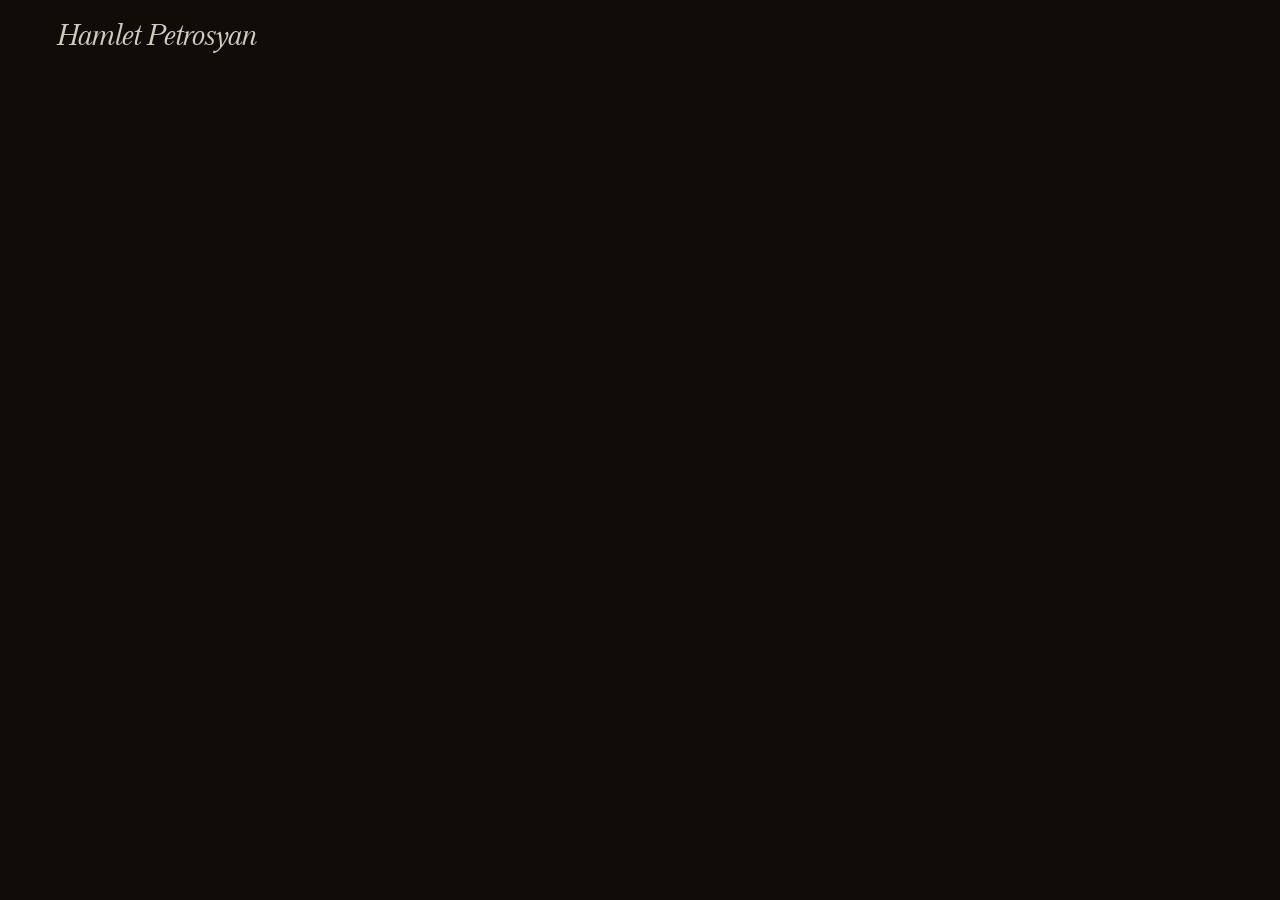
<file: index.html>
<!doctype html>
<html lang="en">
  <head>
    <meta charset="utf-8">
    <meta name="viewport" content="width=device-width, initial-scale=1">
    <meta http-equiv="refresh" content="0; url=./en/index.html">
    <title>Hamlet Petrosyan</title>
  </head>
  <body>
    <p><a href="./en/index.html">English</a> · <a href="./hy/index.html" lang="hy">հայ</a></p>
  </body>
</html>
</file>
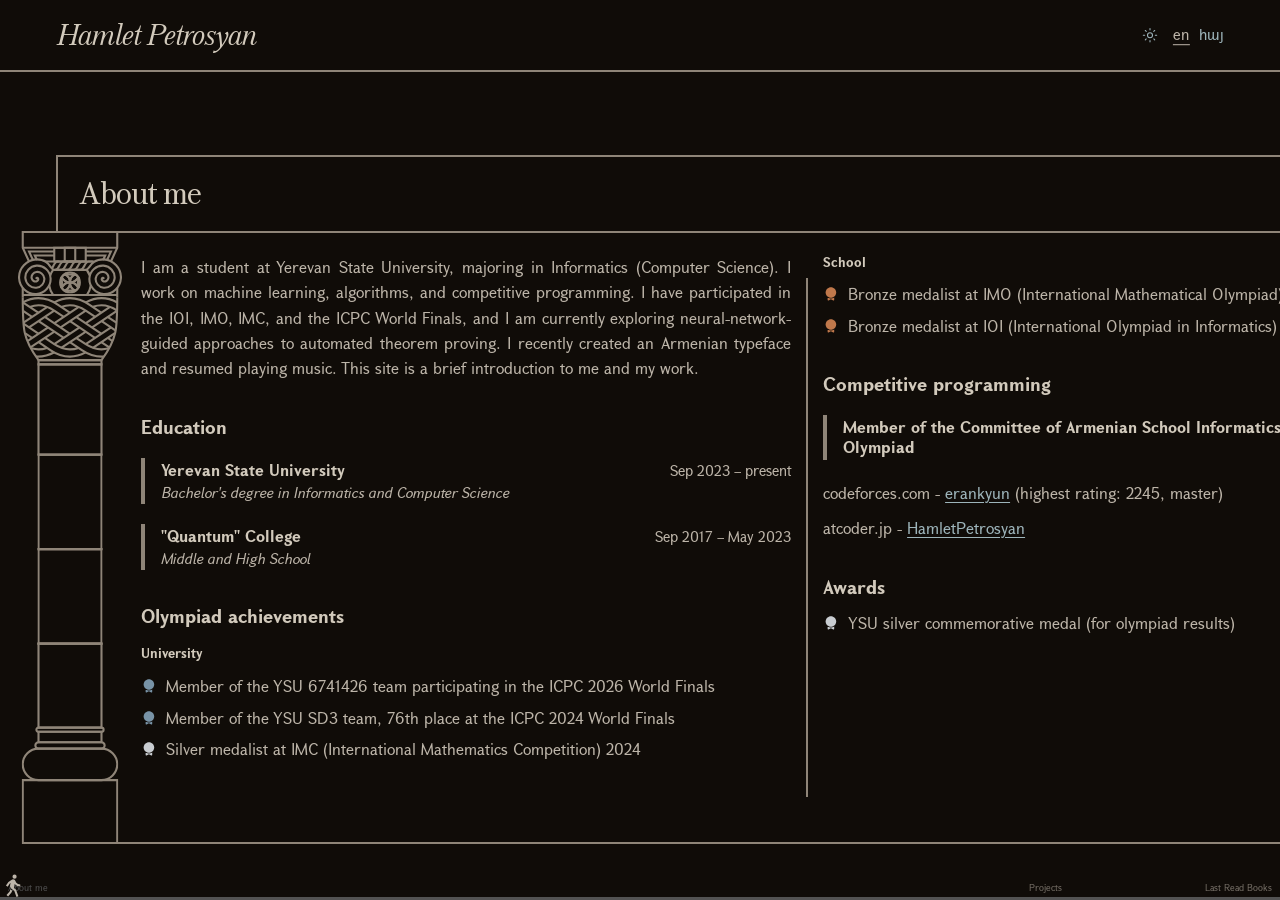
<file: en/index.html>
<!doctype html>
<html lang="en">
  <head>
    <meta charset="utf-8">
    <meta name="viewport" content="width=device-width, initial-scale=1">
    <meta name="theme-color" content="#100C08">
    <meta
      name="description"
      content="The personal website of Hamlet Petrosyan."
    >
    <title>Hamlet Petrosyan</title>
    <style>
      /* Critical boot styles: avoid a flash of unstyled content while the
         stylesheet loads. The page is hidden until the stylesheet applies,
         and the content is already transparent so it cannot fade out first. */
      html {
        background-color: #100C08;
      }

      html[data-theme="light"] {
        background-color: #F4EFE6;
      }

      html.is-booting body {
        visibility: hidden;
      }

      html.is-page-loading .masthead__tools,
      html.is-page-loading .page-shell,
      html.is-page-loading .scroll-progress {
        opacity: 0;
      }

      html.is-page-loading .masthead {
        border-bottom-color: transparent;
      }
    </style>
    <script>
      (() => {
        const root = document.documentElement;
        let theme = "dark";
        try {
          if (localStorage.getItem("theme") === "light") theme = "light";
        } catch {
          // Storage can be unavailable in private or restricted contexts.
        }
        root.dataset.theme = theme;
        document
          .querySelector('meta[name="theme-color"]')
          ?.setAttribute("content", theme === "light" ? "#F4EFE6" : "#100C08");

        // Keep the name visible while the rest of the page is hidden.
        // Reveal only after the page has fully loaded and the layout has
        // settled (fonts, pillars, and section labels), so nothing shifts
        // while the fade runs.
        root.classList.add("is-page-loading", "is-booting", "has-js");
        const loadingStartedAt = performance.now();
        // Keep the loading state visible long enough to be perceived even on
        // fast, fully-cached mobile loads that finish before the first paint.
        const minimumHiddenTime = 550;
        const settleTime = 150;
        let pageLoaded = document.readyState === "complete";
        let layoutReady = false;
        let revealed = false;

        const revealPage = () => {
          if (revealed) return;
          revealed = true;
          // Let the final layout paint before starting the opacity fade.
          requestAnimationFrame(() => {
            requestAnimationFrame(() => {
              const elapsed = performance.now() - loadingStartedAt;
              const wait = Math.max(settleTime, minimumHiddenTime - elapsed);
              window.setTimeout(() => root.classList.remove("is-page-loading"), wait);
            });
          });
        };

        const maybeReveal = () => {
          if (pageLoaded && layoutReady) revealPage();
        };

        if (pageLoaded) maybeReveal();
        else {
          window.addEventListener(
            "load",
            () => {
              pageLoaded = true;
              maybeReveal();
            },
            { once: true },
          );
        }

        window.addEventListener(
          "page-ready",
          () => {
            layoutReady = true;
            maybeReveal();
          },
          { once: true },
        );

        // Failsafe: never leave the page hidden if initialization stalls.
        window.setTimeout(() => {
          pageLoaded = true;
          layoutReady = true;
          revealPage();
        }, 5000);
      })();
    </script>
    <link
      id="site-styles"
      rel="stylesheet"
      href="../styles.css?v=b91d66da3b"
    >
    <script>
      (() => {
        const root = document.documentElement;
        const stylesheet = document.getElementById("site-styles");
        let nameRevealed = false;

        const revealName = () => {
          if (nameRevealed) return;
          nameRevealed = true;
          root.classList.add("is-name-ready");
        };

        const loadNameFont = () => {
          let loading;
          try {
            loading = document.fonts?.load('italic 400 1em "GHEA Mariam"');
          } catch {
            loading = null;
          }

          if (!loading) {
            revealName();
            return;
          }

          loading.then(revealName, revealName);
          // Never leave the name hidden if the font request stalls.
          window.setTimeout(revealName, 5000);
        };

        const onStylesReady = () => {
          root.classList.remove("is-booting");
          loadNameFont();
        };

        const onStylesError = () => {
          root.classList.remove("is-booting", "is-page-loading");
          revealName();
        };

        if (stylesheet.sheet) {
          onStylesReady();
        } else {
          stylesheet.addEventListener("load", onStylesReady, { once: true });
          stylesheet.addEventListener("error", onStylesError, { once: true });
        }
      })();
    </script>
  </head>
  <body>
    <header class="masthead">
      <h1 class="masthead__name">Hamlet Petrosyan</h1>
      <div class="masthead__tools">
        <button
          class="theme-toggle"
          type="button"
          data-theme-toggle
          aria-label="Switch to light mode"
          aria-pressed="false"
        >
          <svg class="theme-toggle__sun" viewBox="0 0 24 24" aria-hidden="true" focusable="false">
            <circle cx="12" cy="12" r="3.75"></circle>
            <path d="M12 2v2M12 20v2M4.93 4.93l1.41 1.41M17.66 17.66l1.41 1.41M2 12h2M20 12h2M4.93 19.07l1.41-1.41M17.66 6.34l1.41-1.41"></path>
          </svg>
          <svg class="theme-toggle__moon" viewBox="0 0 24 24" aria-hidden="true" focusable="false">
            <path d="M20 15.5A8.5 8.5 0 0 1 8.5 4a8.5 8.5 0 1 0 11.5 11.5Z"></path>
          </svg>
        </button>
        <nav class="language-switcher" aria-label="Language">
          <a class="language-switcher__option" href="./" lang="en" aria-current="page">en</a>
          <a class="language-switcher__option" href="../hy/" lang="hy" aria-current="false">հայ</a>
        </nav>
      </div>
    </header>

    <main class="page-shell" id="page-scroll" tabindex="0" aria-label="Page sections">
      <div class="page-grid">
        <section class="panel panel--about" aria-labelledby="about-heading">
          <header class="panel__heading">
            <h2 id="about-heading" tabindex="-1">About me</h2>
          </header>
          <div class="panel__body" data-pillar-body>
            <span class="panel__pillar" aria-hidden="true"></span>
            <div class="panel__copy"><p>I am a student at Yerevan State University, majoring in Informatics (Computer Science). I work on machine learning, algorithms, and competitive programming. I have participated in the IOI, IMO, IMC, and the ICPC World Finals, and I am currently exploring neural-network-guided approaches to automated theorem proving. I recently created an Armenian typeface and resumed playing music. This site is a brief introduction to me and my work.</p>
<div class="heading-group"><h3 id="education">Education</h3>
<article class="entry">
  <div class="entry__main">
    <h3 class="entry__title">Yerevan State University</h3>
    <div class="entry__subtitle">Bachelor&#39;s degree in Informatics and Computer Science</div>
  </div>
  <div class="entry__period">Sep 2023 – present</div>
</article></div>
<article class="entry">
  <div class="entry__main">
    <h3 class="entry__title">&quot;Quantum&quot; College</h3>
    <div class="entry__subtitle">Middle and High School</div>
  </div>
  <div class="entry__period">Sep 2017 – May 2023</div>
</article>
<div class="heading-group"><h3 id="olympiad-achievements">Olympiad achievements</h3>
<h5 id="university">University</h5>
<ul class="medal-list"><li class="medal-list__item medal-list__item--blue">
  <svg class="medal-list__icon" viewBox="0 0 24 24" aria-hidden="true" focusable="false">
  <path fill="currentColor" d="M12 18c4.41 0 8-3.59 8-8s-3.59-8-8-8s-8 3.59-8 8s3.59 8 8 8"/>
  <path fill="currentColor" d="M7 17.48V21c0 .35.18.67.47.85s.66.2.97.04l3.55-1.78l3.55 1.78a.997.997 0 0 0 1.45-.89v-3.52c-1.43.96-3.15 1.52-5 1.52s-3.57-.56-5-1.52Z"/>
</svg>
  <span>Member of the YSU 6741426 team participating in the ICPC 2026 World Finals</span>
</li>
<li class="medal-list__item medal-list__item--blue">
  <svg class="medal-list__icon" viewBox="0 0 24 24" aria-hidden="true" focusable="false">
  <path fill="currentColor" d="M12 18c4.41 0 8-3.59 8-8s-3.59-8-8-8s-8 3.59-8 8s3.59 8 8 8"/>
  <path fill="currentColor" d="M7 17.48V21c0 .35.18.67.47.85s.66.2.97.04l3.55-1.78l3.55 1.78a.997.997 0 0 0 1.45-.89v-3.52c-1.43.96-3.15 1.52-5 1.52s-3.57-.56-5-1.52Z"/>
</svg>
  <span>Member of the YSU SD3 team, 76th place at the ICPC 2024 World Finals</span>
</li>
<li class="medal-list__item medal-list__item--silver">
  <svg class="medal-list__icon" viewBox="0 0 24 24" aria-hidden="true" focusable="false">
  <path fill="currentColor" d="M12 18c4.41 0 8-3.59 8-8s-3.59-8-8-8s-8 3.59-8 8s3.59 8 8 8"/>
  <path fill="currentColor" d="M7 17.48V21c0 .35.18.67.47.85s.66.2.97.04l3.55-1.78l3.55 1.78a.997.997 0 0 0 1.45-.89v-3.52c-1.43.96-3.15 1.52-5 1.52s-3.57-.56-5-1.52Z"/>
</svg>
  <span>Silver medalist at IMC (International Mathematics Competition) 2024</span>
</li></ul></div>
<div class="heading-group"><h5 id="school">School</h5>
<ul class="medal-list"><li class="medal-list__item medal-list__item--bronze">
  <svg class="medal-list__icon" viewBox="0 0 24 24" aria-hidden="true" focusable="false">
  <path fill="currentColor" d="M12 18c4.41 0 8-3.59 8-8s-3.59-8-8-8s-8 3.59-8 8s3.59 8 8 8"/>
  <path fill="currentColor" d="M7 17.48V21c0 .35.18.67.47.85s.66.2.97.04l3.55-1.78l3.55 1.78a.997.997 0 0 0 1.45-.89v-3.52c-1.43.96-3.15 1.52-5 1.52s-3.57-.56-5-1.52Z"/>
</svg>
  <span>Bronze medalist at IMO (International Mathematical Olympiad) 2024</span>
</li>
<li class="medal-list__item medal-list__item--bronze">
  <svg class="medal-list__icon" viewBox="0 0 24 24" aria-hidden="true" focusable="false">
  <path fill="currentColor" d="M12 18c4.41 0 8-3.59 8-8s-3.59-8-8-8s-8 3.59-8 8s3.59 8 8 8"/>
  <path fill="currentColor" d="M7 17.48V21c0 .35.18.67.47.85s.66.2.97.04l3.55-1.78l3.55 1.78a.997.997 0 0 0 1.45-.89v-3.52c-1.43.96-3.15 1.52-5 1.52s-3.57-.56-5-1.52Z"/>
</svg>
  <span>Bronze medalist at IOI (International Olympiad in Informatics) 2023</span>
</li></ul></div>
<div class="heading-group"><h3 id="competitive-programming">Competitive programming</h3>
<article class="entry">
  <div class="entry__main">
    <h3 class="entry__title">Member of the Committee of Armenian School Informatics Olympiad</h3>
    
  </div>
  <div class="entry__period">Sep 2024 – present</div>
</article></div>
<p>codeforces.com - <a href="https://codeforces.com/profile/erankyun">erankyun</a> (highest rating: 2245, master)</p>
<p>atcoder.jp - <a href="https://atcoder.jp/users/HamletPetrosyan">HamletPetrosyan</a></p>
<div class="heading-group"><h3 id="awards">Awards</h3>
<ul class="medal-list"><li class="medal-list__item medal-list__item--silver">
  <svg class="medal-list__icon" viewBox="0 0 24 24" aria-hidden="true" focusable="false">
  <path fill="currentColor" d="M12 18c4.41 0 8-3.59 8-8s-3.59-8-8-8s-8 3.59-8 8s3.59 8 8 8"/>
  <path fill="currentColor" d="M7 17.48V21c0 .35.18.67.47.85s.66.2.97.04l3.55-1.78l3.55 1.78a.997.997 0 0 0 1.45-.89v-3.52c-1.43.96-3.15 1.52-5 1.52s-3.57-.56-5-1.52Z"/>
</svg>
  <span>YSU silver commemorative medal (for olympiad results)</span>
</li></ul></div></div>
          </div>
        </section>

        <section class="panel panel--projects" aria-labelledby="projects-heading">
          <header class="panel__heading">
            <h2 id="projects-heading" tabindex="-1">Projects</h2>
          </header>
          <div class="panel__body" data-pillar-body>
            <span class="panel__pillar" aria-hidden="true"></span>
            <div class="panel__copy"><div class="heading-group"><h4 id="academic">Academic</h4>
<article class="project-card project-card--static project-card--text-only">
  <span class="project-card__content">
    <span class="project-card__title">Accelerating Automated Theorem-Proving Programs with Neural Guidance</span>
    <span class="project-card__description">Ongoing research</span>
    
  </span></article></div>
<div class="heading-group"><h4 id="personal">Personal</h4>
<a class="project-card project-card--text-only" href="https://erankyun.github.io/Sharqayin/">
  <span class="project-card__content">
    <span class="project-card__title">&quot;Sharqayin&quot; Typeface</span>
    <span class="project-card__description">Armenian letters, numerals, and selected punctuation marks</span>
    <span class="project-card__specimen" style="font-family: &quot;Sharqayin&quot;">Շարքային Աա Բբ Գգ Դդ Եե Զզ Էէ Ըը 0123456789</span>
  </span></a></div>
<a class="project-card project-card--text-only" href="https://hamletpetrosyan.am/">
  <span class="project-card__content">
    <span class="project-card__title">This Website</span>
    <span class="project-card__description">Presenting myself, pillar sketching</span>
    
  </span></a></div>
          </div>
        </section>

        <section class="panel panel--lastread" aria-labelledby="lastread-heading">
          <header class="panel__heading">
            <h2 id="lastread-heading" tabindex="-1">Last Read Books</h2>
          </header>
          <div class="panel__body" data-pillar-body>
            <span class="panel__pillar" aria-hidden="true"></span>
            <div class="panel__copy"><ul class="book-list"><li class="book">
  <span class="book__title">What Happened to Liberal Democracy? Remaking a Politics of Shared Prosperity</span>
  <span class="book__author">Daron Acemoglu</span>
  
</li>
<li class="book">
  <span class="book__title">Improv Wisdom</span>
  <span class="book__author">Patricia Ryan Madson</span>
  
</li>
<li class="book">
  <span class="book__title">We Need To Talk: How to Have Conversations that Matter</span>
  <span class="book__author">Celeste Headlee</span>
  
</li>
<li class="book">
  <span class="book__title">Nexus: A Brief History of Information Networks from the Stone...</span>
  <span class="book__author">Yuval Noah Harari</span>
  
</li>
<li class="book">
  <span class="book__title">Ashes of Our Fathers: Inside the Fall of Nagorno-Karabakh</span>
  <span class="book__author">Gabriel Gavin</span>
  
</li></ul></div>
          </div>
        </section>
      </div>
    </main>

    <div class="scroll-progress" id="scroll-progress">
      <div
        class="scroll-progress__sections"
        id="scroll-progress-sections"
        role="group"
        aria-label="Page sections"
      ></div>
      <span
        class="scroll-progress__track"
        id="scroll-progress-track"
        role="progressbar"
        aria-label="Reading progress"
        aria-valuemin="0"
        aria-valuemax="100"
        aria-valuenow="0"
      >
        <span class="scroll-progress__fill"></span>
      </span>
      <span class="scroll-progress__scrubber" aria-hidden="true"></span>
      <svg class="scroll-progress__walker" viewBox="0 0 24 24" aria-hidden="true" focusable="false">
        <path d="m7.617 8.712 3.205-2.328A2 2 0 0 1 12.065 6a2.62 2.62 0 0 1 2.427 1.82q.279.875.51 1.181A5 5 0 0 0 19 11v2a6.99 6.99 0 0 1-5.401-2.547l-.698 3.956 2.061 1.729 2.223 6.108-1.88.684-2.039-5.604-3.39-2.845a2 2 0 0 1-.714-1.904l.509-2.885-.677.492-2.127 2.928-1.618-1.176L7.6 8.7zM13.5 5.5a2 2 0 1 1 0-4 2 2 0 0 1 0 4m-2.97 13.181-3.214 3.83-1.532-1.285 2.975-3.546.746-2.18 1.791 1.5z" />
      </svg>
    </div>

    <script
      src="../scroll.js?v=b91d66da3b"
      data-pillar-assets="../pillar1/"
      type="module"
    ></script>
  </body>
</html>
</file>
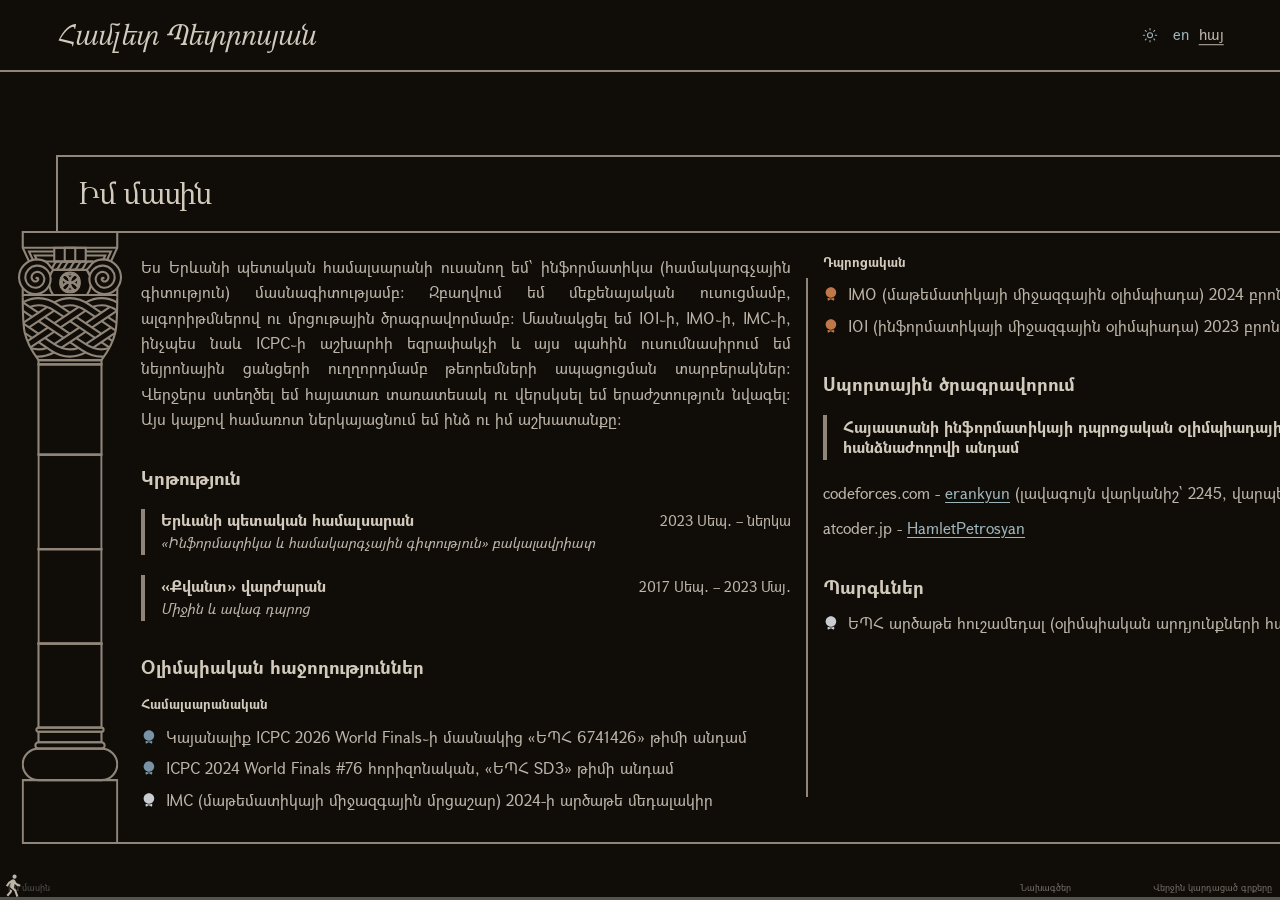
<file: hy/index.html>
<!doctype html>
<html lang="hy">
  <head>
    <meta charset="utf-8">
    <meta name="viewport" content="width=device-width, initial-scale=1">
    <meta name="theme-color" content="#100C08">
    <meta
      name="description"
      content="The personal website of Hamlet Petrosyan."
    >
    <title>Համլետ Պետրոսյան</title>
    <style>
      /* Critical boot styles: avoid a flash of unstyled content while the
         stylesheet loads. The page is hidden until the stylesheet applies,
         and the content is already transparent so it cannot fade out first. */
      html {
        background-color: #100C08;
      }

      html[data-theme="light"] {
        background-color: #F4EFE6;
      }

      html.is-booting body {
        visibility: hidden;
      }

      html.is-page-loading .masthead__tools,
      html.is-page-loading .page-shell,
      html.is-page-loading .scroll-progress {
        opacity: 0;
      }

      html.is-page-loading .masthead {
        border-bottom-color: transparent;
      }
    </style>
    <script>
      (() => {
        const root = document.documentElement;
        let theme = "dark";
        try {
          if (localStorage.getItem("theme") === "light") theme = "light";
        } catch {
          // Storage can be unavailable in private or restricted contexts.
        }
        root.dataset.theme = theme;
        document
          .querySelector('meta[name="theme-color"]')
          ?.setAttribute("content", theme === "light" ? "#F4EFE6" : "#100C08");

        // Keep the name visible while the rest of the page is hidden.
        // Reveal only after the page has fully loaded and the layout has
        // settled (fonts, pillars, and section labels), so nothing shifts
        // while the fade runs.
        root.classList.add("is-page-loading", "is-booting", "has-js");
        const loadingStartedAt = performance.now();
        // Keep the loading state visible long enough to be perceived even on
        // fast, fully-cached mobile loads that finish before the first paint.
        const minimumHiddenTime = 550;
        const settleTime = 150;
        let pageLoaded = document.readyState === "complete";
        let layoutReady = false;
        let revealed = false;

        const revealPage = () => {
          if (revealed) return;
          revealed = true;
          // Let the final layout paint before starting the opacity fade.
          requestAnimationFrame(() => {
            requestAnimationFrame(() => {
              const elapsed = performance.now() - loadingStartedAt;
              const wait = Math.max(settleTime, minimumHiddenTime - elapsed);
              window.setTimeout(() => root.classList.remove("is-page-loading"), wait);
            });
          });
        };

        const maybeReveal = () => {
          if (pageLoaded && layoutReady) revealPage();
        };

        if (pageLoaded) maybeReveal();
        else {
          window.addEventListener(
            "load",
            () => {
              pageLoaded = true;
              maybeReveal();
            },
            { once: true },
          );
        }

        window.addEventListener(
          "page-ready",
          () => {
            layoutReady = true;
            maybeReveal();
          },
          { once: true },
        );

        // Failsafe: never leave the page hidden if initialization stalls.
        window.setTimeout(() => {
          pageLoaded = true;
          layoutReady = true;
          revealPage();
        }, 5000);
      })();
    </script>
    <link
      id="site-styles"
      rel="stylesheet"
      href="../styles.css?v=b91d66da3b"
    >
    <script>
      (() => {
        const root = document.documentElement;
        const stylesheet = document.getElementById("site-styles");
        let nameRevealed = false;

        const revealName = () => {
          if (nameRevealed) return;
          nameRevealed = true;
          root.classList.add("is-name-ready");
        };

        const loadNameFont = () => {
          let loading;
          try {
            loading = document.fonts?.load('italic 400 1em "GHEA Mariam"');
          } catch {
            loading = null;
          }

          if (!loading) {
            revealName();
            return;
          }

          loading.then(revealName, revealName);
          // Never leave the name hidden if the font request stalls.
          window.setTimeout(revealName, 5000);
        };

        const onStylesReady = () => {
          root.classList.remove("is-booting");
          loadNameFont();
        };

        const onStylesError = () => {
          root.classList.remove("is-booting", "is-page-loading");
          revealName();
        };

        if (stylesheet.sheet) {
          onStylesReady();
        } else {
          stylesheet.addEventListener("load", onStylesReady, { once: true });
          stylesheet.addEventListener("error", onStylesError, { once: true });
        }
      })();
    </script>
  </head>
  <body>
    <header class="masthead">
      <h1 class="masthead__name">Համլետ Պետրոսյան</h1>
      <div class="masthead__tools">
        <button
          class="theme-toggle"
          type="button"
          data-theme-toggle
          aria-label="Switch to light mode"
          aria-pressed="false"
        >
          <svg class="theme-toggle__sun" viewBox="0 0 24 24" aria-hidden="true" focusable="false">
            <circle cx="12" cy="12" r="3.75"></circle>
            <path d="M12 2v2M12 20v2M4.93 4.93l1.41 1.41M17.66 17.66l1.41 1.41M2 12h2M20 12h2M4.93 19.07l1.41-1.41M17.66 6.34l1.41-1.41"></path>
          </svg>
          <svg class="theme-toggle__moon" viewBox="0 0 24 24" aria-hidden="true" focusable="false">
            <path d="M20 15.5A8.5 8.5 0 0 1 8.5 4a8.5 8.5 0 1 0 11.5 11.5Z"></path>
          </svg>
        </button>
        <nav class="language-switcher" aria-label="Language">
          <a class="language-switcher__option" href="../en/" lang="en" aria-current="false">en</a>
          <a class="language-switcher__option" href="./" lang="hy" aria-current="page">հայ</a>
        </nav>
      </div>
    </header>

    <main class="page-shell" id="page-scroll" tabindex="0" aria-label="Page sections">
      <div class="page-grid">
        <section class="panel panel--about" aria-labelledby="about-heading">
          <header class="panel__heading">
            <h2 id="about-heading" tabindex="-1">Իմ մասին</h2>
          </header>
          <div class="panel__body" data-pillar-body>
            <span class="panel__pillar" aria-hidden="true"></span>
            <div class="panel__copy"><p>Ես Երևանի պետական համալսարանի ուսանող եմ՝ ինֆորմատիկա (համակարգչային գիտություն) մասնագիտությամբ։ Զբաղվում եմ մեքենայական ուսուցմամբ, ալգորիթմներով ու մրցութային ծրագրավորմամբ։ Մասնակցել եմ IOI֊ի, IMO֊ի, IMC֊ի, ինչպես նաև ICPC֊ի աշխարհի եզրափակչի և այս պահին ուսումնասիրում եմ նեյրոնային ցանցերի ուղղորդմամբ թեորեմների ապացուցման տարբերակներ։ Վերջերս ստեղծել եմ հայատառ տառատեսակ ու վերսկսել եմ երաժշտություն նվագել։ Այս կայքով համառոտ ներկայացնում եմ ինձ ու իմ աշխատանքը։</p>
<div class="heading-group"><h3 id="կրթություն">Կրթություն</h3>
<article class="entry">
  <div class="entry__main">
    <h3 class="entry__title">Երևանի պետական համալսարան</h3>
    <div class="entry__subtitle">«Ինֆորմատիկա և համակարգչային գիտություն» բակալավրիատ</div>
  </div>
  <div class="entry__period">2023 Սեպ․ – ներկա</div>
</article></div>
<article class="entry">
  <div class="entry__main">
    <h3 class="entry__title">«Քվանտ» վարժարան</h3>
    <div class="entry__subtitle">Միջին և ավագ դպրոց</div>
  </div>
  <div class="entry__period">2017 Սեպ․ – 2023 Մայ․</div>
</article>
<div class="heading-group"><h3 id="օլիմպիական-հաջողություններ">Օլիմպիական հաջողություններ</h3>
<h5 id="համալսարանական">Համալսարանական</h5>
<ul class="medal-list"><li class="medal-list__item medal-list__item--blue">
  <svg class="medal-list__icon" viewBox="0 0 24 24" aria-hidden="true" focusable="false">
  <path fill="currentColor" d="M12 18c4.41 0 8-3.59 8-8s-3.59-8-8-8s-8 3.59-8 8s3.59 8 8 8"/>
  <path fill="currentColor" d="M7 17.48V21c0 .35.18.67.47.85s.66.2.97.04l3.55-1.78l3.55 1.78a.997.997 0 0 0 1.45-.89v-3.52c-1.43.96-3.15 1.52-5 1.52s-3.57-.56-5-1.52Z"/>
</svg>
  <span>Կայանալիք ICPC 2026 World Finals֊ի մասնակից «ԵՊՀ 6741426» թիմի անդամ</span>
</li>
<li class="medal-list__item medal-list__item--blue">
  <svg class="medal-list__icon" viewBox="0 0 24 24" aria-hidden="true" focusable="false">
  <path fill="currentColor" d="M12 18c4.41 0 8-3.59 8-8s-3.59-8-8-8s-8 3.59-8 8s3.59 8 8 8"/>
  <path fill="currentColor" d="M7 17.48V21c0 .35.18.67.47.85s.66.2.97.04l3.55-1.78l3.55 1.78a.997.997 0 0 0 1.45-.89v-3.52c-1.43.96-3.15 1.52-5 1.52s-3.57-.56-5-1.52Z"/>
</svg>
  <span>ICPC 2024 World Finals #76 հորիզոնական, «ԵՊՀ SD3» թիմի անդամ</span>
</li>
<li class="medal-list__item medal-list__item--silver">
  <svg class="medal-list__icon" viewBox="0 0 24 24" aria-hidden="true" focusable="false">
  <path fill="currentColor" d="M12 18c4.41 0 8-3.59 8-8s-3.59-8-8-8s-8 3.59-8 8s3.59 8 8 8"/>
  <path fill="currentColor" d="M7 17.48V21c0 .35.18.67.47.85s.66.2.97.04l3.55-1.78l3.55 1.78a.997.997 0 0 0 1.45-.89v-3.52c-1.43.96-3.15 1.52-5 1.52s-3.57-.56-5-1.52Z"/>
</svg>
  <span>IMC (մաթեմատիկայի միջազգային մրցաշար) 2024-ի արծաթե մեդալակիր</span>
</li></ul></div>
<div class="heading-group"><h5 id="դպրոցական">Դպրոցական</h5>
<ul class="medal-list"><li class="medal-list__item medal-list__item--bronze">
  <svg class="medal-list__icon" viewBox="0 0 24 24" aria-hidden="true" focusable="false">
  <path fill="currentColor" d="M12 18c4.41 0 8-3.59 8-8s-3.59-8-8-8s-8 3.59-8 8s3.59 8 8 8"/>
  <path fill="currentColor" d="M7 17.48V21c0 .35.18.67.47.85s.66.2.97.04l3.55-1.78l3.55 1.78a.997.997 0 0 0 1.45-.89v-3.52c-1.43.96-3.15 1.52-5 1.52s-3.57-.56-5-1.52Z"/>
</svg>
  <span>IMO (մաթեմատիկայի միջազգային օլիմպիադա) 2024 բրոնզե մեդալակիր</span>
</li>
<li class="medal-list__item medal-list__item--bronze">
  <svg class="medal-list__icon" viewBox="0 0 24 24" aria-hidden="true" focusable="false">
  <path fill="currentColor" d="M12 18c4.41 0 8-3.59 8-8s-3.59-8-8-8s-8 3.59-8 8s3.59 8 8 8"/>
  <path fill="currentColor" d="M7 17.48V21c0 .35.18.67.47.85s.66.2.97.04l3.55-1.78l3.55 1.78a.997.997 0 0 0 1.45-.89v-3.52c-1.43.96-3.15 1.52-5 1.52s-3.57-.56-5-1.52Z"/>
</svg>
  <span>IOI (ինֆորմատիկայի միջազգային օլիմպիադա) 2023 բրոնզե մեդալակիր</span>
</li></ul></div>
<div class="heading-group"><h3 id="սպորտային-ծրագրավորում">Սպորտային ծրագրավորում</h3>
<article class="entry">
  <div class="entry__main">
    <h3 class="entry__title">Հայաստանի ինֆորմատիկայի դպրոցական օլիմպիադայի հանձնաժողովի անդամ</h3>
    
  </div>
  <div class="entry__period">2024 Սեպ․ – ներկա</div>
</article></div>
<p>codeforces.com - <a href="https://codeforces.com/profile/erankyun">erankyun</a> (լավագույն վարկանիշ` 2245, վարպետ)</p>
<p>atcoder.jp - <a href="https://atcoder.jp/users/HamletPetrosyan">HamletPetrosyan</a></p>
<div class="heading-group"><h3 id="պարգևներ">Պարգևներ</h3>
<ul class="medal-list"><li class="medal-list__item medal-list__item--silver">
  <svg class="medal-list__icon" viewBox="0 0 24 24" aria-hidden="true" focusable="false">
  <path fill="currentColor" d="M12 18c4.41 0 8-3.59 8-8s-3.59-8-8-8s-8 3.59-8 8s3.59 8 8 8"/>
  <path fill="currentColor" d="M7 17.48V21c0 .35.18.67.47.85s.66.2.97.04l3.55-1.78l3.55 1.78a.997.997 0 0 0 1.45-.89v-3.52c-1.43.96-3.15 1.52-5 1.52s-3.57-.56-5-1.52Z"/>
</svg>
  <span>ԵՊՀ արծաթե հուշամեդալ (օլիմպիական արդյունքների համար)</span>
</li></ul></div></div>
          </div>
        </section>

        <section class="panel panel--projects" aria-labelledby="projects-heading">
          <header class="panel__heading">
            <h2 id="projects-heading" tabindex="-1">Նախագծեր</h2>
          </header>
          <div class="panel__body" data-pillar-body>
            <span class="panel__pillar" aria-hidden="true"></span>
            <div class="panel__copy"><div class="heading-group"><h4 id="ակադեմիական">Ակադեմիական</h4>
<article class="project-card project-card--static project-card--text-only">
  <span class="project-card__content">
    <span class="project-card__title">Նեյրոնային ցանցերի ուղղորդմամբ ավտոմատ թեորեմ ապացուցող ծրագրերի արագացում</span>
    <span class="project-card__description">Ընթացող հետազոտություն</span>
    
  </span></article></div>
<div class="heading-group"><h4 id="անձնական">Անձնական</h4>
<a class="project-card project-card--text-only" href="https://erankyun.github.io/Sharqayin/">
  <span class="project-card__content">
    <span class="project-card__title">Տառատեսակ «Շարքային»</span>
    <span class="project-card__description">հայարեն տառեր, թվեր, որոշ կետադրական նշաններ</span>
    <span class="project-card__specimen" style="font-family: &quot;Sharqayin&quot;">Շարքային Աա Բբ Գգ Դդ Եե Զզ Էէ Ըը 0123456789</span>
  </span></a></div>
<a class="project-card project-card--text-only" href="https://hamletpetrosyan.am/">
  <span class="project-card__content">
    <span class="project-card__title">Այս կայքը</span>
    <span class="project-card__description">իմ ներկայացումը, սյուների գծագրություն</span>
    
  </span></a></div>
          </div>
        </section>

        <section class="panel panel--lastread" aria-labelledby="lastread-heading">
          <header class="panel__heading">
            <h2 id="lastread-heading" tabindex="-1">Վերջին կարդացած գրքերը</h2>
          </header>
          <div class="panel__body" data-pillar-body>
            <span class="panel__pillar" aria-hidden="true"></span>
            <div class="panel__copy"><ul class="book-list"><li class="book">
  <span class="book__title">What Happened to Liberal Democracy? Remaking a Politics of Shared Prosperity</span>
  <span class="book__author">Daron Acemoglu</span>
  
</li>
<li class="book">
  <span class="book__title">Improv Wisdom</span>
  <span class="book__author">Patricia Ryan Madson</span>
  
</li>
<li class="book">
  <span class="book__title">We Need To Talk: How to Have Conversations that Matter</span>
  <span class="book__author">Celeste Headlee</span>
  
</li>
<li class="book">
  <span class="book__title">Nexus: A Brief History of Information Networks from the Stone...</span>
  <span class="book__author">Yuval Noah Harari</span>
  
</li>
<li class="book">
  <span class="book__title">Որտեղ</span>
  <span class="book__author">Կոլյա Ստեփանյան</span>
  
</li></ul></div>
          </div>
        </section>
      </div>
    </main>

    <div class="scroll-progress" id="scroll-progress">
      <div
        class="scroll-progress__sections"
        id="scroll-progress-sections"
        role="group"
        aria-label="Page sections"
      ></div>
      <span
        class="scroll-progress__track"
        id="scroll-progress-track"
        role="progressbar"
        aria-label="Reading progress"
        aria-valuemin="0"
        aria-valuemax="100"
        aria-valuenow="0"
      >
        <span class="scroll-progress__fill"></span>
      </span>
      <span class="scroll-progress__scrubber" aria-hidden="true"></span>
      <svg class="scroll-progress__walker" viewBox="0 0 24 24" aria-hidden="true" focusable="false">
        <path d="m7.617 8.712 3.205-2.328A2 2 0 0 1 12.065 6a2.62 2.62 0 0 1 2.427 1.82q.279.875.51 1.181A5 5 0 0 0 19 11v2a6.99 6.99 0 0 1-5.401-2.547l-.698 3.956 2.061 1.729 2.223 6.108-1.88.684-2.039-5.604-3.39-2.845a2 2 0 0 1-.714-1.904l.509-2.885-.677.492-2.127 2.928-1.618-1.176L7.6 8.7zM13.5 5.5a2 2 0 1 1 0-4 2 2 0 0 1 0 4m-2.97 13.181-3.214 3.83-1.532-1.285 2.975-3.546.746-2.18 1.791 1.5z" />
      </svg>
    </div>

    <script
      src="../scroll.js?v=b91d66da3b"
      data-pillar-assets="../pillar1/"
      type="module"
    ></script>
  </body>
</html>
</file>
<file: styles.css>
@font-face {
  font-family: "GHEA Mariam";
  src: url("./fonts/GHEAMariamReg.woff2") format("woff2");
  font-style: normal;
  font-weight: 400;
  font-display: swap;
}

@font-face {
  font-family: "GHEA Mariam";
  src: url("./fonts/GHEAMariamRIt.woff2") format("woff2");
  font-style: italic;
  font-weight: 400;
  font-display: swap;
}

@font-face {
  font-family: "GHEA Mariam";
  src: url("./fonts/GHEAMariamBld.woff2") format("woff2");
  font-style: normal;
  font-weight: 700;
  font-display: swap;
}

@font-face {
  font-family: "GHEA Mariam";
  src: url("./fonts/GHEAMariamBlit.woff2") format("woff2");
  font-style: italic;
  font-weight: 700;
  font-display: swap;
}

@font-face {
  font-family: "GHEA Grapalat";
  src: url("./fonts/GHEAGrapalat-Regular.woff2") format("woff2");
  font-style: normal;
  font-weight: 400;
  font-display: swap;
}

@font-face {
  font-family: "GHEA Grapalat";
  src: url("./fonts/GHEAGrapalat-Italic.woff2") format("woff2");
  font-style: italic;
  font-weight: 400;
  font-display: swap;
}

@font-face {
  font-family: "GHEA Grapalat";
  src: url("./fonts/GHEAGrapalat-Bold.woff2") format("woff2");
  font-style: normal;
  font-weight: 700;
  font-display: swap;
}

@font-face {
  font-family: "GHEA Grapalat";
  src: url("./fonts/GHEAGrapalat-BoldItalic.woff2") format("woff2");
  font-style: italic;
  font-weight: 700;
  font-display: swap;
}

@font-face {
  font-family: "Sharqayin";
  src: url("./fonts/Sharqayin-Regular-VF.woff2") format("woff2");
  font-style: normal;
  font-weight: 400 900;
  font-display: swap;
}

:root {
  color-scheme: dark;
  --color-background: #100c08;
  --color-text: #bdb5a9;
  --color-heading: #d2cabc;
  --color-structure: #8f8578;
  --color-link: #9db4ba;
  --color-accent: #d6a56d;
  --color-muted: #535353;
  --medal-gold: #d6a56d;
  --medal-silver: #c9cdd1;
  --medal-bronze: #c0784b;
  --medal-blue: #7893a6;
  --border-width: 2px;
  --masthead-height: clamp(4.5rem, 5vw, 5.15rem);
  --progress-area-height: 3.5rem;
  --progress-track-height: 3px;
  --column-gap: clamp(1.5rem, 2.5vw, 2.75rem);
  --pillar-copy-gap: clamp(0.75rem, 1.5vw, 1.25rem);
  --page-width: 1720px;
  --body-font: "GHEA Mariam", "Times New Roman", Georgia, serif;
  --content-font: "GHEA Grapalat", Georgia, serif;
}

:root[data-theme="light"] {
  color-scheme: light;
  --color-background: #f4efe6;
  --color-text: #3a332b;
  --color-heading: #211b16;
  --color-structure: #8b7e6b;
  --color-link: #386b78;
  --color-accent: #8a5b28;
  --color-muted: #756a5c;
  --medal-gold: #a56b22;
  --medal-silver: #7d8588;
  --medal-bronze: #9a5c32;
  --medal-blue: #3e7380;
}


*,
*::before,
*::after {
  box-sizing: border-box;
}

html {
  min-width: 320px;
  background: var(--color-background);
  scroll-behavior: smooth;
}

body {
  min-width: 320px;
  min-height: 100vh;
  margin: 0;
  background: var(--color-background);
  color: var(--color-text);
  font-family: var(--body-font);
  font-size: clamp(1.1rem, 1.3vw, 1.38rem);
  font-weight: 400;
  line-height: 1.48;
  text-rendering: optimizeLegibility;
}

::selection {
  background: var(--color-accent);
  color: var(--color-background);
}

.masthead {
  position: relative;
  display: flex;
  min-height: var(--masthead-height);
  height: var(--masthead-height);
  align-items: center;
  justify-content: flex-start;
  padding: 0 1rem;
  border-bottom: var(--border-width) solid var(--color-structure);
  transition: border-bottom-color 600ms ease-out;
}

.masthead__name {
  margin: 0;
  color: var(--color-heading);
  font-size: clamp(1.7rem, 2.25vw, 2.2rem);
  font-style: italic;
  font-weight: 400;
  letter-spacing: -0.035em;
  line-height: 1.15;
  text-align: left;
}

.masthead__tools,
.page-shell,
.scroll-progress {
  transition: opacity 600ms ease-out;
}

html.is-page-loading .masthead {
  border-bottom-color: transparent;
}

/* The name is shown only once its italic face is loaded, so it never
   switches from a fallback serif to GHEA Mariam. */
html.has-js:not(.is-name-ready) .masthead__name {
  visibility: hidden;
}

html.is-page-loading .masthead__tools,
html.is-page-loading .page-shell,
html.is-page-loading .scroll-progress {
  opacity: 0;
}

.masthead__tools {
  position: absolute;
  top: 50%;
  right: clamp(1.1rem, 4.4vw, 4.75rem);
  display: flex;
  align-items: center;
  gap: 0.9rem;
  transform: translateY(-50%);
}

.language-switcher {
  display: flex;
  align-items: center;
  gap: 0.55rem;
  font-family: var(--content-font);
  font-size: 0.95rem;
  font-weight: 400;
  line-height: 1;
}

.theme-toggle {
  display: inline-flex;
  width: 1.1rem;
  height: 1.1rem;
  align-items: center;
  justify-content: center;
  padding: 0;
  border: 0;
  background: none;
  color: var(--color-link);
  cursor: pointer;
}

.theme-toggle:hover {
  color: var(--color-heading);
}

.theme-toggle:focus-visible {
  outline: 1px solid var(--color-accent);
  outline-offset: 3px;
}

.theme-toggle svg {
  width: 1rem;
  height: 1rem;
}

.theme-toggle__sun,
.theme-toggle__moon {
  fill: none;
  stroke: currentColor;
  stroke-linecap: round;
  stroke-linejoin: round;
  stroke-width: 1.6;
}

.theme-toggle__sun {
  display: block;
}

.theme-toggle__moon {
  display: none;
  fill: currentColor;
  stroke: none;
}

:root[data-theme="light"] .theme-toggle__sun {
  display: none;
}

:root[data-theme="light"] .theme-toggle__moon {
  display: block;
}

.language-switcher__option {
  color: var(--color-link);
  opacity: 1;
  text-decoration: none;
}

.language-switcher__option[aria-current="page"] {
  color: var(--color-text);
  opacity: 1;
  text-decoration: underline;
  text-underline-offset: 0.28em;
}

.language-switcher__option:hover {
  color: var(--color-text);
  opacity: 1;
  text-decoration: underline;
  text-underline-offset: 0.28em;
}

.page-shell {
  width: 100%;
  margin: 0;
  padding: 2rem 1rem calc(var(--progress-area-height) + 1rem);
  overflow: visible;
}

.page-grid {
  display: block;
  width: 100%;
  height: auto;
}

.panel {
  position: relative;
  min-width: 0;
  width: 100%;
  height: auto;
  margin: 0 0 clamp(2.5rem, 6vw, 4rem);
  border: var(--pillar-line-width, var(--border-width)) solid var(--color-structure);
  border-left: 0;
  border-bottom: 0;
  isolation: isolate;
}

.panel--about {
  grid-area: about;
}

.panel--projects {
  grid-area: projects;
}

.panel__heading {
  flex: 0 0 auto;
  padding: clamp(1rem, 1.5vw, 1.4rem) clamp(1.15rem, 1.6vw, 1.55rem);
  padding-bottom: calc(
    clamp(1rem, 1.5vw, 1.4rem) + var(--pillar-line-width, var(--border-width))
  );
  border-left: var(--pillar-line-width, var(--border-width)) solid var(--color-structure);
}

.panel__heading h2 {
  margin: 0;
  color: var(--color-heading);
  font-size: clamp(1.8rem, 2.35vw, 2.5rem);
  font-weight: 400;
  letter-spacing: -0.035em;
  line-height: 1.12;
}

.panel__body {
  position: relative;
  min-height: 0;
  padding: clamp(1.25rem, 1.8vw, 1.8rem);
}

.panel__body::before,
.panel__body::after {
  position: absolute;
  z-index: 1;
  right: 0;
  left: 0;
  height: var(--pillar-line-width, var(--border-width));
  background: var(--color-structure);
  content: "";
  pointer-events: none;
}

.panel__body::before {
  top: 0;
}

.panel__body::after {
  bottom: 0;
}

.panel__pillar {
  position: absolute;
  z-index: 2;
  top: 0;
  left: clamp(-2.75rem, -3vw, -1.5rem);
  width: clamp(6.5rem, 7.5vw, 7.7rem);
  height: 0;
  pointer-events: none;
}

.panel__pillar-svg {
  display: block;
  width: 100%;
  height: 100%;
  color: var(--color-structure);
}

.panel__copy {
  position: relative;
  z-index: 3;
  margin-inline-start: 0;
  width: auto;
  max-width: none;
  height: auto;
  font-family: var(--content-font);
  font-size: 0.9em;
  font-weight: 400;
  line-height: 1.6;
  column-count: 1;
  column-width: auto;
  column-gap: 0;
  column-fill: auto;
}

.panel__body.has-pillar .panel__copy {
  margin-inline-start: var(--pillar-copy-offset, clamp(4.2rem, 5vw, 5.2rem));
}

.panel__copy--measure {
  position: absolute !important;
  z-index: -1 !important;
  top: 0 !important;
  left: -100000px !important;
  display: block !important;
  height: auto !important;
  min-height: 0 !important;
  max-width: none !important;
  margin: 0 !important;
  column-count: 1 !important;
  column-width: auto !important;
  column-gap: 0 !important;
  column-fill: auto !important;
  visibility: hidden !important;
  pointer-events: none !important;
}

.panel__copy p {
  margin: 0 0 0.65em;
  text-align: justify;
  text-indent: 0;
  text-justify: inter-word;
  hyphens: auto;
}

.heading-group {
  break-inside: avoid;
}

.panel__copy > :is(h2, h3, h4, h5, h6),
.panel__copy > .heading-group > :is(h2, h3, h4, h5, h6) {
  margin: 1.35em 0 0.45em;
  color: var(--color-heading);
  line-height: 1.2;
  break-after: avoid;
  break-inside: avoid;
}

.panel__copy strong {
  color: var(--color-heading);
}

.panel__copy > :is(h2, h3),
.panel__copy > .heading-group > :is(h2, h3) {
  margin-top: 1.9em;
}

.panel__copy > :is(h2, h3, h4, h5, h6):first-child,
.panel__copy > .heading-group:first-child > :is(h2, h3, h4, h5, h6) {
  margin-top: 0;
}

.panel__copy p:last-child {
  margin-bottom: 0;
}

.entry {
  display: grid;
  grid-template-columns: minmax(0, 1fr) auto;
  gap: 1rem 2rem;
  margin: 1.25rem 0;
  padding: 0.1rem 0 0.1rem 1rem;
  border-left: 4px solid var(--color-structure);
  break-inside: avoid;
}

.entry__main {
  min-width: 0;
}

.entry__title {
  margin: 0;
  color: var(--color-heading);
  font-size: 1em;
  font-weight: 700;
  line-height: 1.3;
}

.entry__subtitle {
  margin-top: 0.15rem;
  font-size: 0.9em;
  font-style: italic;
  font-weight: 300;
  line-height: 1.4;
}

.entry__period {
  font-size: 0.92em;
  font-weight: 300;
  line-height: 1.4;
  text-align: right;
  white-space: nowrap;
}

.project-card {
  display: grid;
  grid-template-columns: 8rem minmax(0, 1fr);
  gap: 1.25rem;
  align-items: start;
  margin: 1.15rem 0;
  padding: 1rem;
  border: 1px solid var(--color-structure);
  color: var(--color-text);
  text-decoration: none;
  break-inside: avoid;
}

.project-card--text-only {
  grid-template-columns: minmax(0, 1fr);
}

a.project-card {
  cursor: pointer;
  transition: border-color 150ms ease;
}

a.project-card:hover {
  border-color: var(--color-accent);
}

a.project-card:hover .project-card__title {
  color: var(--color-accent);
}

a.project-card:focus-visible {
  outline: 2px solid var(--color-accent);
  outline-offset: 3px;
}

.project-card__media {
  display: flex;
  width: 100%;
  aspect-ratio: 4 / 5;
  align-items: center;
  justify-content: center;
  overflow: hidden;
  border: 1px solid var(--color-structure);
}

.project-card__image {
  display: block;
  width: 100%;
  height: 100%;
  object-fit: cover;
}

.project-card__content {
  display: block;
  min-width: 0;
}

.project-card__title {
  display: block;
  color: var(--color-heading);
  font-size: 1.15em;
  font-weight: 700;
  line-height: 1.3;
  transition: color 150ms ease;
}

.project-card__description {
  display: block;
  margin-top: 0.55rem;
  font-size: 0.92em;
  line-height: 1.45;
}

.project-card__specimen {
  display: block;
  margin-top: 0.8rem;
  padding-top: 0.65rem;
  border-top: 1px solid var(--color-structure);
  color: var(--color-heading);
  font-size: clamp(1.2em, 2.8vw, 1.65em);
  font-weight: 500;
  line-height: 1.35;
  overflow-wrap: anywhere;
}

.book-list {
  margin: 0.8em 0;
  padding-left: 1.2em;
}

.book {
  margin: 0.75rem 0;
  break-inside: avoid;
}

.book__title {
  display: block;
  color: var(--color-heading);
  font-weight: 700;
  line-height: 1.3;
}

.book__author {
  display: block;
  margin-top: 0.15rem;
  font-size: 0.92em;
  font-style: italic;
  line-height: 1.4;
}

.book__status {
  display: block;
  margin-top: 0.1rem;
  color: var(--color-muted);
  font-size: 0.82em;
  line-height: 1.4;
}

.medal-list {
  display: grid;
  gap: 0.5em;
  margin: 0.8em 0;
  padding: 0;
  list-style: none;
}

.medal-list__item {
  display: grid;
  grid-template-columns: 1em minmax(0, 1fr);
  gap: 0.6em;
  align-items: start;
  line-height: 1.5;
}

.medal-list__icon {
  display: block;
  width: 1em;
  height: 1em;
  margin-top: 0.26em;
  color: var(--medal-blue);
}

.medal-list__item--gold .medal-list__icon {
  color: var(--medal-gold);
}

.medal-list__item--silver .medal-list__icon {
  color: var(--medal-silver);
}

.medal-list__item--bronze .medal-list__icon {
  color: var(--medal-bronze);
}

.medal-list__item--blue .medal-list__icon {
  color: var(--medal-blue);
}

@media (max-width: 36rem) {
  .entry {
    grid-template-columns: 1fr;
  }

  .entry__period {
    margin-top: 0.15rem;
    text-align: left;
  }
}

.accent {
  color: var(--color-accent);
  font-style: italic;
}

a {
  color: var(--color-link);
  text-decoration-thickness: 0.07em;
  text-underline-offset: 0.16em;
}

a:hover {
  color: var(--color-text);
}

a:focus-visible {
  border-radius: 1px;
  outline: 2px solid var(--color-accent);
  outline-offset: 4px;
}

@media (min-width: 700px) {
  html,
  body {
    height: 100vh;
    height: 100dvh;
    min-height: 0;
    overflow: hidden;
  }

  body {
    display: flex;
    flex-direction: column;
  }

  .masthead {
    flex: 0 0 var(--masthead-height);
    height: var(--masthead-height);
    min-height: 0;
    padding-inline: clamp(1.1rem, 4.4vw, 4.75rem);
  }

  .page-shell {
    flex: 0 0 calc(100dvh - var(--masthead-height) - var(--progress-area-height));
    width: 100vw;
    max-width: none;
    height: calc(100dvh - var(--masthead-height) - var(--progress-area-height));
    min-height: 0;
    margin: 0;
    padding: clamp(1.5rem, 2.8vw, 2.75rem) clamp(1.1rem, 4.4vw, 4.75rem) 0;
    overflow-x: auto;
    overflow-y: hidden;
    overscroll-behavior-x: contain;
    scrollbar-width: none;
    outline: none;
  }

  .page-shell::-webkit-scrollbar {
    display: none;
  }

  .page-grid {
    display: flex;
    width: max-content;
    height: 100%;
    align-items: flex-end;
    gap: clamp(2.5rem, 4vw, 4rem);
  }

  .panel {
    display: flex;
    flex-direction: column;
    flex: 0 0 var(--panel-width, 100vw);
    width: var(--panel-width, 100vw);
    height: auto;
    min-width: 0;
    min-height: 0;
    margin: 0;
    overflow: visible;
  }

  .panel__body {
    flex: 1 1 auto;
    min-height: 0;
  }

  .panel__copy {
    height: 100%;
    max-width: none;
    column-count: 1;
    column-width: 65ch;
    column-gap: var(--column-gap);
    column-fill: auto;
    background-image: linear-gradient(
      to right,
      transparent calc(var(--divider-offset) - 1px),
      var(--color-structure) calc(var(--divider-offset) - 1px),
      var(--color-structure) calc(var(--divider-offset) + 1px),
      transparent calc(var(--divider-offset) + 1px)
    );
    background-position: 0 center;
    background-repeat: repeat-x;
    background-size: var(--column-step) calc(100% - 3rem);
  }

  .panel__copy > h3,
  .panel__copy > blockquote,
  .panel__copy > ul,
  .panel__copy > ol,
  .panel__copy > pre {
    break-inside: avoid;
  }
}

@media (max-width: 699px) {
  html,
  body {
    height: auto;
    min-height: 100vh;
    overflow-x: hidden;
    overflow-y: auto;
  }

  body {
    font-size: 1.08rem;
    line-height: 1.45;
  }

  .project-card {
    grid-template-columns: 6.5rem minmax(0, 1fr);
    gap: 1rem;
    padding: 0.85rem;
  }

  .project-card--text-only {
    grid-template-columns: minmax(0, 1fr);
  }

  .scroll-progress__sections {
    display: none;
  }

  .page-shell {
    height: auto;
    overflow: visible;
    padding: 2rem 1rem calc(var(--progress-area-height) + 1rem);
  }

  .page-grid {
    display: block;
    width: 100%;
    height: auto;
  }

  .panel {
    display: block;
    width: 100%;
    height: auto;
    min-width: 0;
    margin-bottom: clamp(2.5rem, 7vw, 4rem);
    overflow: visible;
  }

  .panel__body {
    display: block;
    height: auto;
    min-height: 0;
  }

  .panel__copy {
    width: auto;
    height: auto;
    max-width: 50rem;
    column-count: 1;
    column-width: auto;
    column-gap: 0;
    column-fill: balance;
  }

  .panel__heading {
    padding: 0.9rem 1rem;
  }

  .panel__heading h2 {
    font-size: 1.8rem;
  }

  .panel__body {
    padding: 1.15rem 0.9rem 1.35rem;
  }

  .panel__pillar {
    left: -0.7rem;
    width: 4.2rem;
  }

  .panel__body.has-pillar .panel__copy {
    margin-inline-start: var(--pillar-copy-offset, 4.25rem);
  }
}

@media (max-width: 23rem) {
  .masthead__name {
    font-size: 1.4rem;
  }

  .project-card {
    grid-template-columns: 1fr;
  }

  .project-card__media {
    width: 6.5rem;
  }

  .masthead__tools {
    right: 0.75rem;
    gap: 0.65rem;
  }

  .language-switcher {
    gap: 0.35rem;
    font-size: 0.78rem;
  }

  .page-shell {
    padding-inline: 0.75rem;
  }

  .panel__body {
    padding-inline: 1rem;
  }

  .panel__pillar {
    left: -0.45rem;
    width: 3.3rem;
  }

  .panel__body.has-pillar .panel__copy {
    margin-inline-start: var(--pillar-copy-offset, 3.5rem);
    max-width: none;
  }
}

.scroll-progress {
  position: fixed;
  z-index: 1000;
  right: 0;
  bottom: 0;
  left: 0;
  height: var(--progress-area-height);
  color: var(--color-text);
  pointer-events: none;
}

.scroll-progress__sections {
  position: absolute;
  inset: 0;
  z-index: 1;
  pointer-events: none;
}

.scroll-progress__section {
  position: absolute;
  bottom: calc(var(--progress-track-height) + 5px);
  margin: 0;
  padding: 0;
  border: 0;
  background: none;
  transform: translateX(-50%);
  color: var(--color-text);
  opacity: 0.58;
  font-family: var(--content-font);
  font-size: clamp(0.58rem, 0.72vw, 0.72rem);
  font-weight: 300;
  line-height: 1;
  white-space: nowrap;
  cursor: pointer;
  pointer-events: auto;
  transition: color 120ms ease, opacity 120ms ease;
}

.scroll-progress__section:hover {
  opacity: 0.9;
}

.scroll-progress__section.is-under-walker {
  color: var(--color-muted);
  opacity: 0.95;
}

.scroll-progress__section:focus-visible {
  outline: 1px solid var(--color-accent);
  outline-offset: 2px;
}

.scroll-progress__scrubber {
  position: absolute;
  z-index: 0;
  inset: 0;
  cursor: pointer;
  pointer-events: auto;
}

.scroll-progress__track {
  position: absolute;
  z-index: 0;
  right: 0;
  bottom: 0;
  left: 0;
  height: var(--progress-track-height);
  background: var(--color-muted);
}

.scroll-progress__fill {
  position: absolute;
  inset: 0 auto 0 0;
  width: var(--scroll-progress, 0%);
  background: var(--color-accent);
}

.scroll-progress__walker {
  position: absolute;
  z-index: 2;
  bottom: calc(var(--progress-track-height) - 1px);
  left: var(--walker-x, 12px);
  width: 25px;
  height: 25px;
  overflow: visible;
  color: var(--color-text);
  transform: translateX(-50%);
  pointer-events: none;
}

.scroll-progress__walker path {
  fill: currentColor;
  stroke: none;
}

.scroll-progress__walker.is-walking {
  animation: walking 360ms ease-in-out infinite alternate;
}

@keyframes walking {
  from {
    transform: translateX(-50%) translateY(0) rotate(-4deg);
  }

  to {
    transform: translateX(-50%) translateY(-2px) rotate(4deg);
  }
}

@media (prefers-reduced-motion: reduce) {
  html {
    scroll-behavior: auto;
  }

  .scroll-progress__fill {
    transition: none;
  }

  .scroll-progress__walker.is-walking {
    animation: none;
  }
}
</file>
